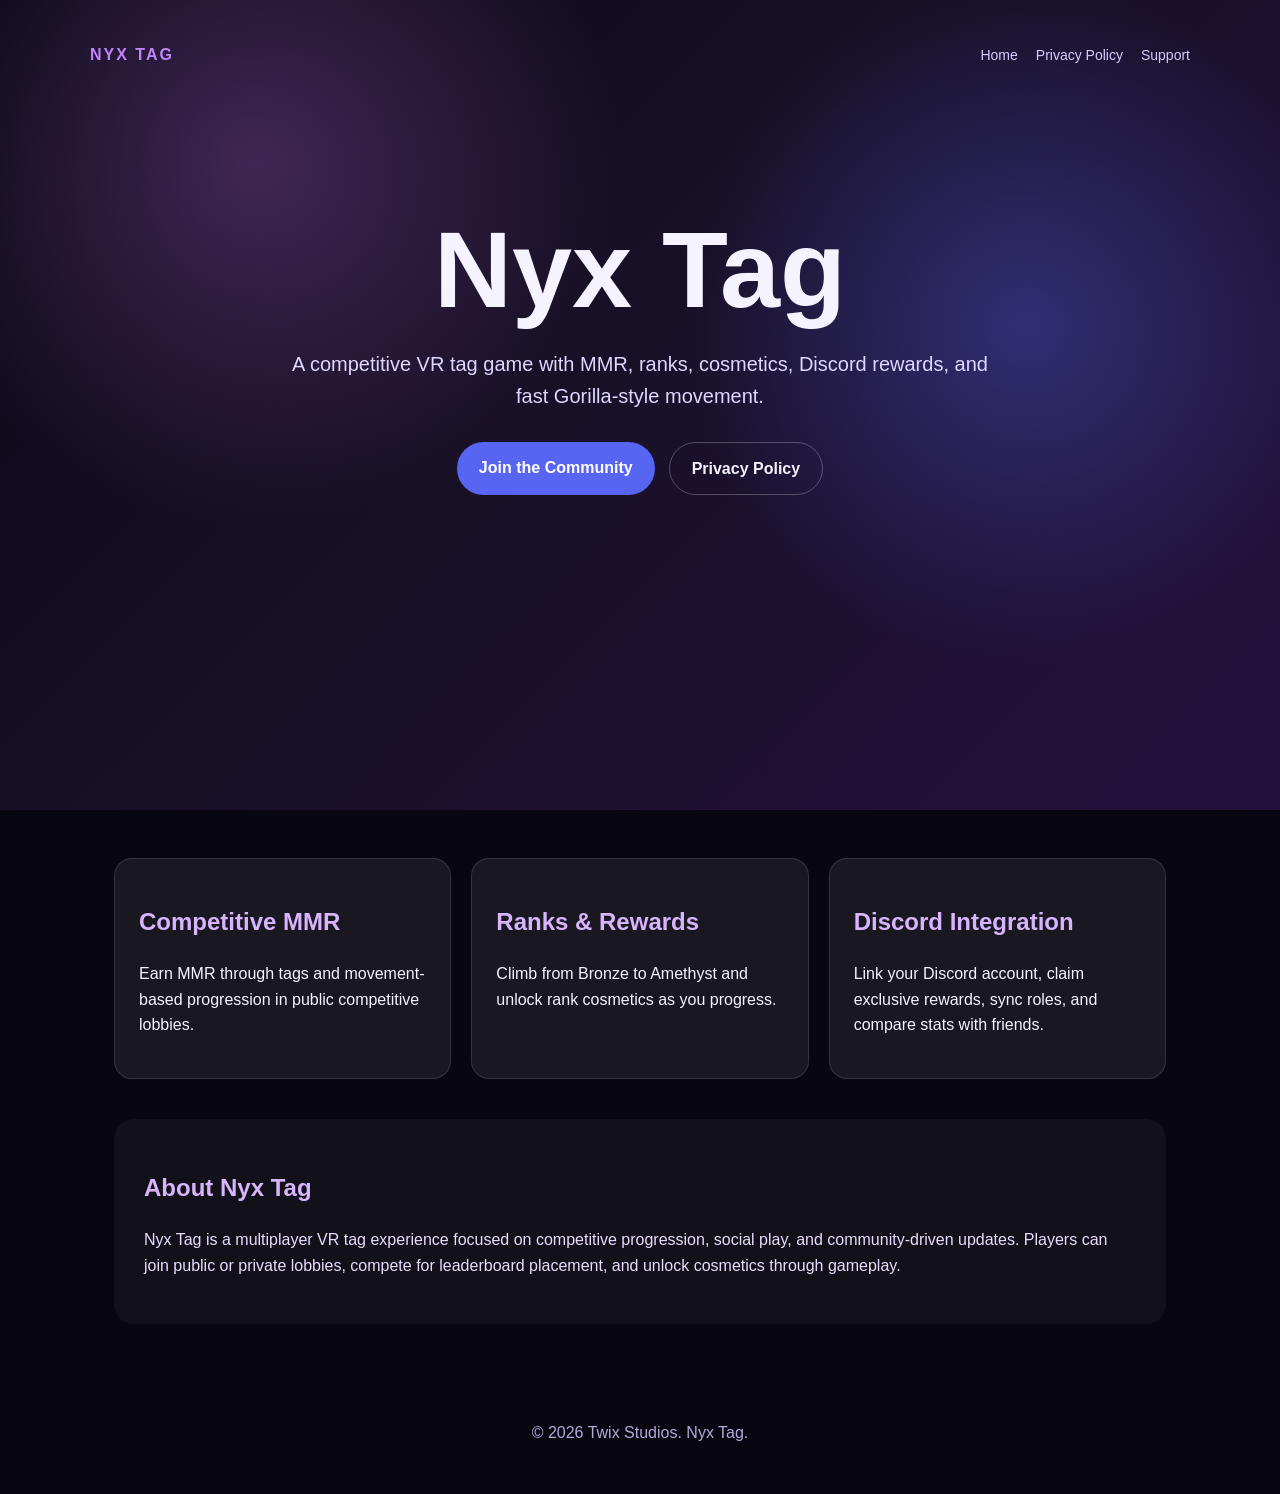
<file: index.html>
<!DOCTYPE html>
<html lang="en">
<head>
  <meta charset="UTF-8" />
  <meta name="viewport" content="width=device-width, initial-scale=1.0" />
  <title>Nyx Tag</title>
  <link rel="stylesheet" href="style.css" />
</head>
<body>
  <header class="hero">
    <nav>
      <div class="logo">NYX TAG</div>
      <div class="links">
        <a href="index.html">Home</a>
        <a href="privacy.html">Privacy Policy</a>
        <a href="support.html">Support</a>
      </div>
    </nav>

    <section class="hero-content">
      <h1>Nyx Tag</h1>
      <p>A competitive VR tag game with MMR, ranks, cosmetics, Discord rewards, and fast Gorilla-style movement.</p>
      <div class="buttons">
        <a class="button primary" href="https://discord.gg/a4uXxvpSyW" target="_blank" rel="noopener noreferrer">Join the Community</a>
        <a class="button secondary" href="privacy.html">Privacy Policy</a>
      </div>
    </section>
  </header>

  <main>
    <section class="cards">
      <div class="card">
        <h2>Competitive MMR</h2>
        <p>Earn MMR through tags and movement-based progression in public competitive lobbies.</p>
      </div>
      <div class="card">
        <h2>Ranks & Rewards</h2>
        <p>Climb from Bronze to Amethyst and unlock rank cosmetics as you progress.</p>
      </div>
      <div class="card">
        <h2>Discord Integration</h2>
        <p>Link your Discord account, claim exclusive rewards, sync roles, and compare stats with friends.</p>
      </div>
    </section>

    <section class="info">
      <h2>About Nyx Tag</h2>
      <p>Nyx Tag is a multiplayer VR tag experience focused on competitive progression, social play, and community-driven updates. Players can join public or private lobbies, compete for leaderboard placement, and unlock cosmetics through gameplay.</p>
    </section>
  </main>

  <footer>
    <p>© 2026 Twix Studios. Nyx Tag.</p>
  </footer>
</body>
</html>
</file>
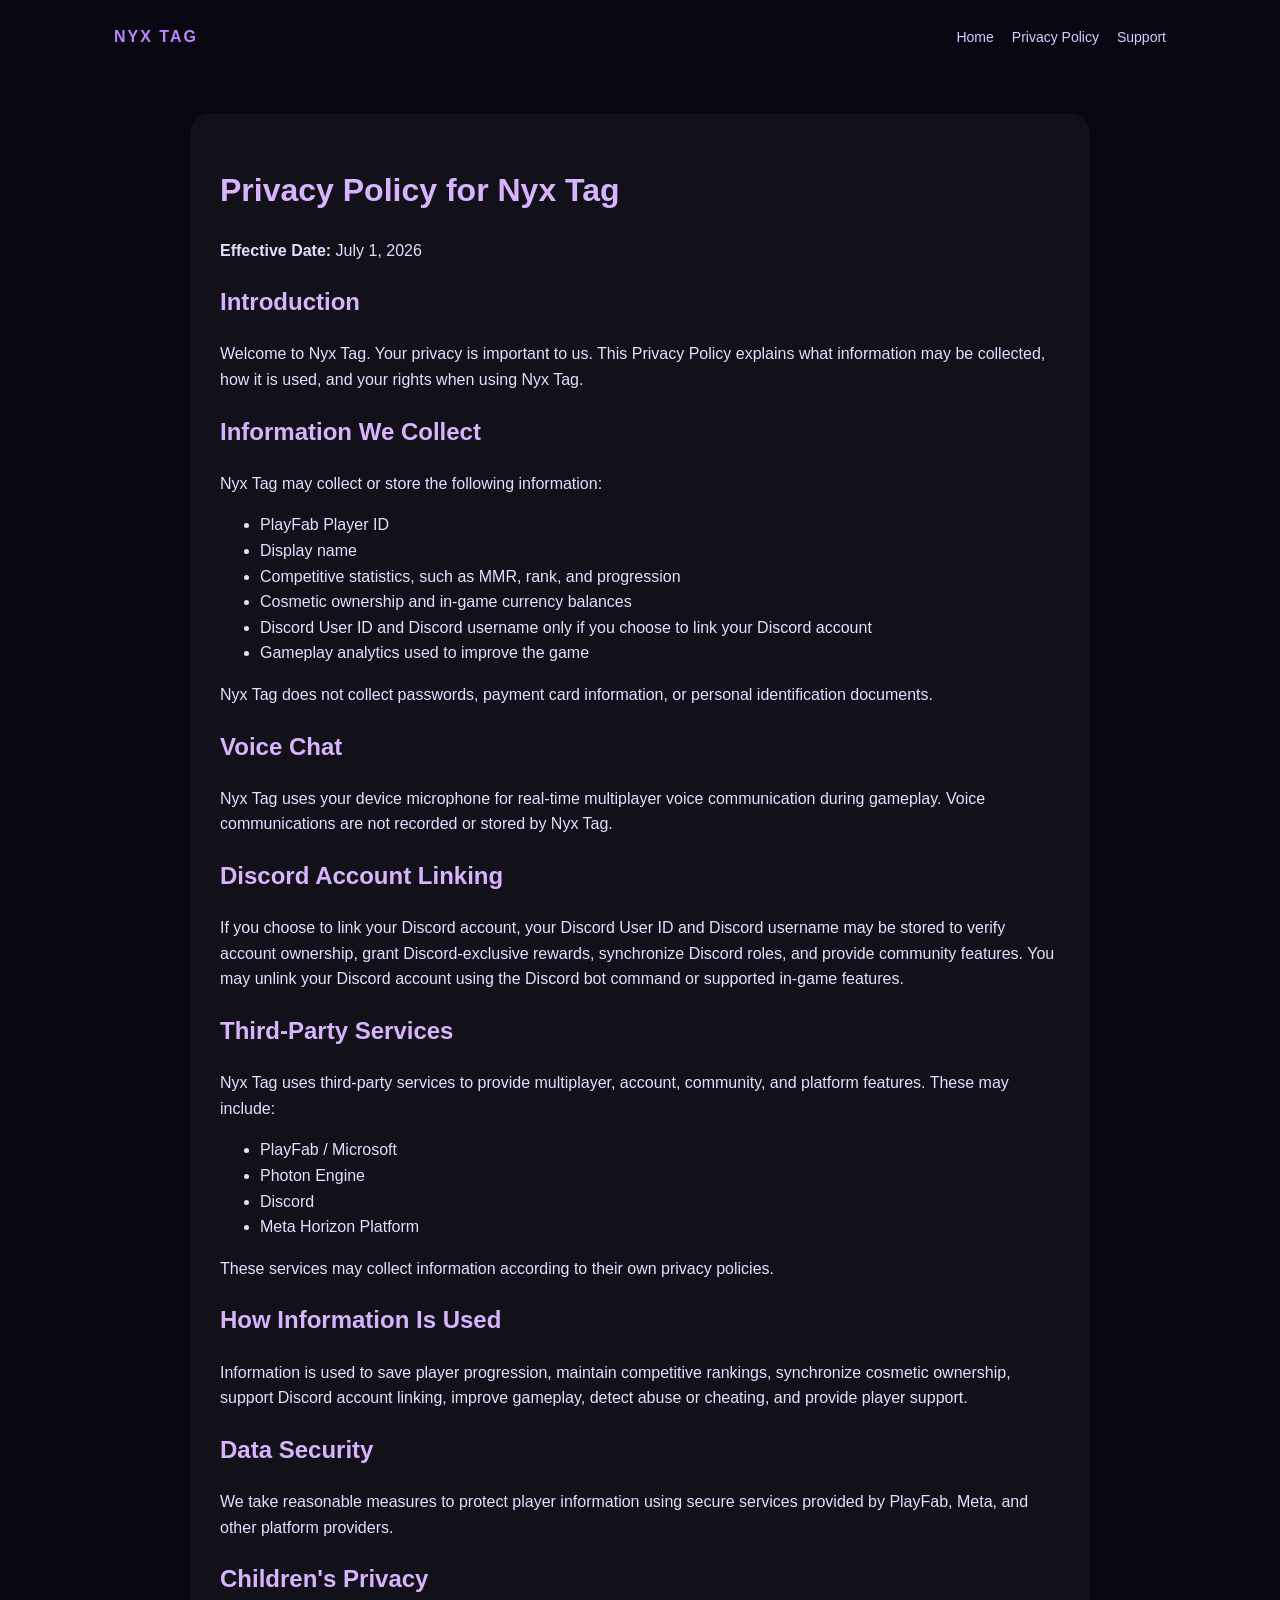
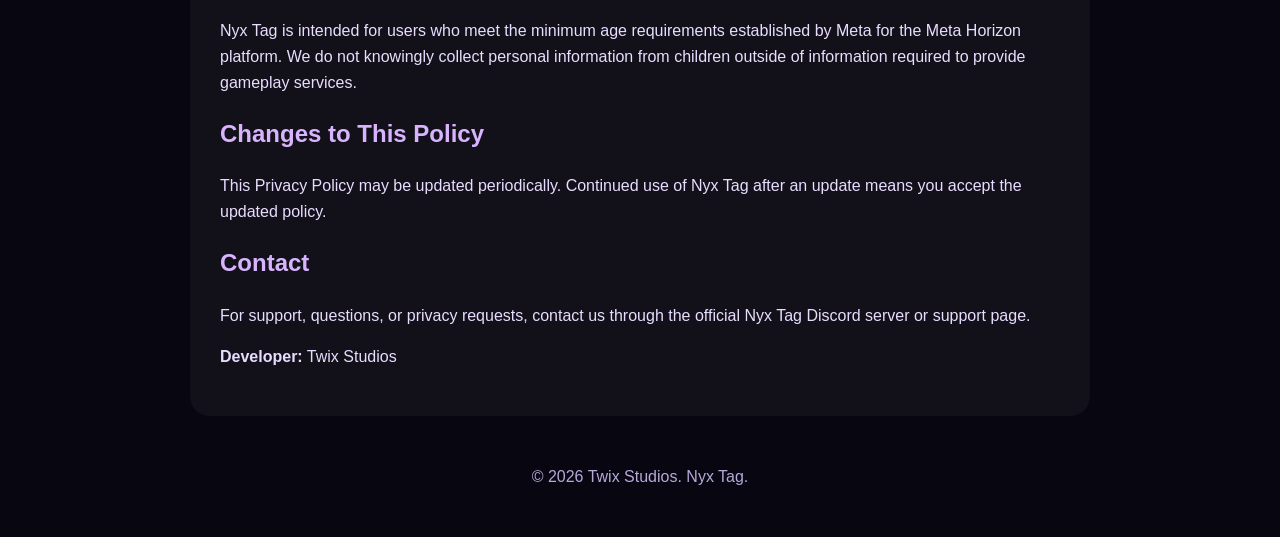
<file: privacy.html>
<!DOCTYPE html>
<html lang="en">
<head>
  <meta charset="UTF-8" />
  <meta name="viewport" content="width=device-width, initial-scale=1.0" />
  <title>Privacy Policy - Nyx Tag</title>
  <link rel="stylesheet" href="style.css" />
</head>
<body>
  <nav class="page-nav">
    <div class="logo">NYX TAG</div>
    <div class="links">
      <a href="index.html">Home</a>
      <a href="privacy.html">Privacy Policy</a>
      <a href="support.html">Support</a>
    </div>
  </nav>

  <main class="document">
    <h1>Privacy Policy for Nyx Tag</h1>
    <p><strong>Effective Date:</strong> July 1, 2026</p>

    <h2>Introduction</h2>
    <p>Welcome to Nyx Tag. Your privacy is important to us. This Privacy Policy explains what information may be collected, how it is used, and your rights when using Nyx Tag.</p>

    <h2>Information We Collect</h2>
    <p>Nyx Tag may collect or store the following information:</p>
    <ul>
      <li>PlayFab Player ID</li>
      <li>Display name</li>
      <li>Competitive statistics, such as MMR, rank, and progression</li>
      <li>Cosmetic ownership and in-game currency balances</li>
      <li>Discord User ID and Discord username only if you choose to link your Discord account</li>
      <li>Gameplay analytics used to improve the game</li>
    </ul>
    <p>Nyx Tag does not collect passwords, payment card information, or personal identification documents.</p>

    <h2>Voice Chat</h2>
    <p>Nyx Tag uses your device microphone for real-time multiplayer voice communication during gameplay. Voice communications are not recorded or stored by Nyx Tag.</p>

    <h2>Discord Account Linking</h2>
    <p>If you choose to link your Discord account, your Discord User ID and Discord username may be stored to verify account ownership, grant Discord-exclusive rewards, synchronize Discord roles, and provide community features. You may unlink your Discord account using the Discord bot command or supported in-game features.</p>

    <h2>Third-Party Services</h2>
    <p>Nyx Tag uses third-party services to provide multiplayer, account, community, and platform features. These may include:</p>
    <ul>
      <li>PlayFab / Microsoft</li>
      <li>Photon Engine</li>
      <li>Discord</li>
      <li>Meta Horizon Platform</li>
    </ul>
    <p>These services may collect information according to their own privacy policies.</p>

    <h2>How Information Is Used</h2>
    <p>Information is used to save player progression, maintain competitive rankings, synchronize cosmetic ownership, support Discord account linking, improve gameplay, detect abuse or cheating, and provide player support.</p>

    <h2>Data Security</h2>
    <p>We take reasonable measures to protect player information using secure services provided by PlayFab, Meta, and other platform providers.</p>

    <h2>Children's Privacy</h2>
    <p>Nyx Tag is intended for users who meet the minimum age requirements established by Meta for the Meta Horizon platform. We do not knowingly collect personal information from children outside of information required to provide gameplay services.</p>

    <h2>Changes to This Policy</h2>
    <p>This Privacy Policy may be updated periodically. Continued use of Nyx Tag after an update means you accept the updated policy.</p>

    <h2>Contact</h2>
    <p>For support, questions, or privacy requests, contact us through the official Nyx Tag Discord server or support page.</p>
    <p><strong>Developer:</strong> Twix Studios</p>
  </main>

  <footer>
    <p>© 2026 Twix Studios. Nyx Tag.</p>
  </footer>
</body>
</html>
</file>
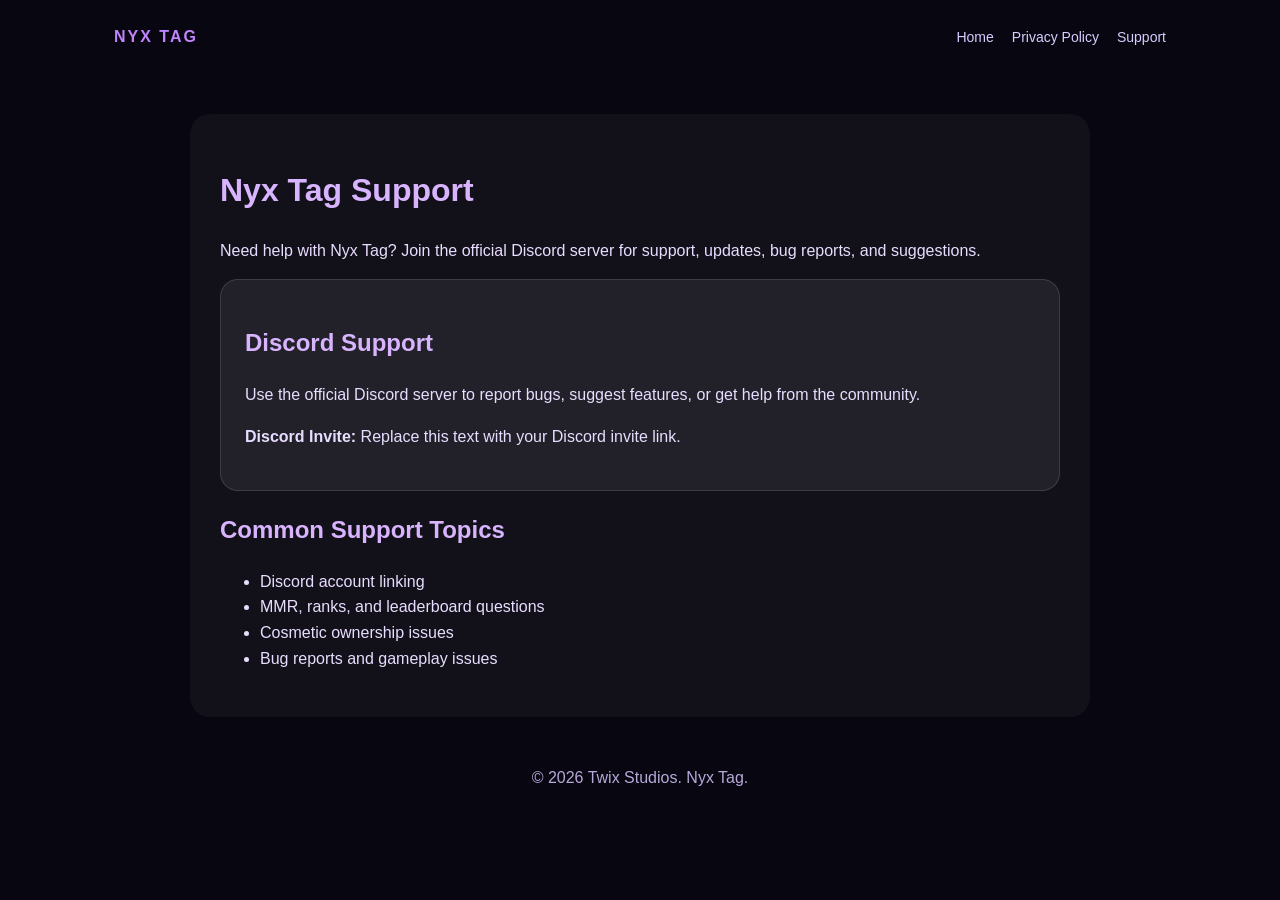
<file: support.html>
<!DOCTYPE html>
<html lang="en">
<head>
  <meta charset="UTF-8" />
  <meta name="viewport" content="width=device-width, initial-scale=1.0" />
  <title>Support - Nyx Tag</title>
  <link rel="stylesheet" href="style.css" />
</head>
<body>
  <nav class="page-nav">
    <div class="logo">NYX TAG</div>
    <div class="links">
      <a href="index.html">Home</a>
      <a href="privacy.html">Privacy Policy</a>
      <a href="support.html">Support</a>
    </div>
  </nav>

  <main class="document">
    <h1>Nyx Tag Support</h1>
    <p>Need help with Nyx Tag? Join the official Discord server for support, updates, bug reports, and suggestions.</p>

    <div class="support-box">
      <h2>Discord Support</h2>
      <p>Use the official Discord server to report bugs, suggest features, or get help from the community.</p>
      <p><strong>Discord Invite:</strong> Replace this text with your Discord invite link.</p>
    </div>

    <h2>Common Support Topics</h2>
    <ul>
      <li>Discord account linking</li>
      <li>MMR, ranks, and leaderboard questions</li>
      <li>Cosmetic ownership issues</li>
      <li>Bug reports and gameplay issues</li>
    </ul>
  </main>

  <footer>
    <p>© 2026 Twix Studios. Nyx Tag.</p>
  </footer>
</body>
</html>
</file>
<file: style.css>
* {
  box-sizing: border-box;
}

body {
  margin: 0;
  font-family: Arial, Helvetica, sans-serif;
  color: #f5f3ff;
  background: #080711;
  line-height: 1.6;
}

a {
  color: inherit;
  text-decoration: none;
}

.hero {
  min-height: 90vh;
  background:
    radial-gradient(circle at 20% 20%, rgba(155, 89, 182, 0.35), transparent 30%),
    radial-gradient(circle at 80% 40%, rgba(88, 101, 242, 0.35), transparent 30%),
    linear-gradient(135deg, #090816 0%, #181027 45%, #23113d 100%);
  padding: 24px;
}

nav, .page-nav {
  display: flex;
  justify-content: space-between;
  align-items: center;
  max-width: 1100px;
  margin: 0 auto;
  padding: 18px 0;
}

.page-nav {
  padding: 24px;
}

.logo {
  font-weight: 800;
  letter-spacing: 2px;
  color: #c084fc;
}

.links {
  display: flex;
  gap: 18px;
  font-size: 14px;
  color: #d8ccff;
}

.links a:hover {
  color: #ffffff;
}

.hero-content {
  max-width: 900px;
  margin: 130px auto 0;
  text-align: center;
}

.hero-content h1 {
  font-size: clamp(48px, 9vw, 108px);
  margin: 0;
  line-height: 1;
}

.hero-content p {
  max-width: 720px;
  margin: 24px auto;
  color: #ded7ff;
  font-size: 20px;
}

.buttons {
  display: flex;
  justify-content: center;
  gap: 14px;
  flex-wrap: wrap;
  margin-top: 30px;
}

.button {
  padding: 13px 22px;
  border-radius: 999px;
  font-weight: 700;
}

.primary {
  background: #5865f2;
  color: white;
}

.secondary {
  border: 1px solid rgba(255, 255, 255, 0.25);
  color: #f5f3ff;
}

main {
  max-width: 1100px;
  margin: 0 auto;
  padding: 48px 24px;
}

.cards {
  display: grid;
  grid-template-columns: repeat(3, 1fr);
  gap: 20px;
}

.card, .support-box {
  background: rgba(255, 255, 255, 0.07);
  border: 1px solid rgba(255, 255, 255, 0.12);
  border-radius: 18px;
  padding: 24px;
}

.card h2, .info h2, .document h1, .document h2 {
  color: #d8b4fe;
}

.info, .document {
  margin-top: 40px;
  background: rgba(255, 255, 255, 0.04);
  border-radius: 20px;
  padding: 30px;
}

.document {
  max-width: 900px;
}

.document p, .document li, .info p {
  color: #e9ddff;
}

footer {
  text-align: center;
  color: #b7a8d9;
  padding: 32px 24px;
}

@media (max-width: 800px) {
  nav, .page-nav {
    flex-direction: column;
    gap: 14px;
  }

  .cards {
    grid-template-columns: 1fr;
  }

  .hero-content {
    margin-top: 80px;
  }
}
</file>
